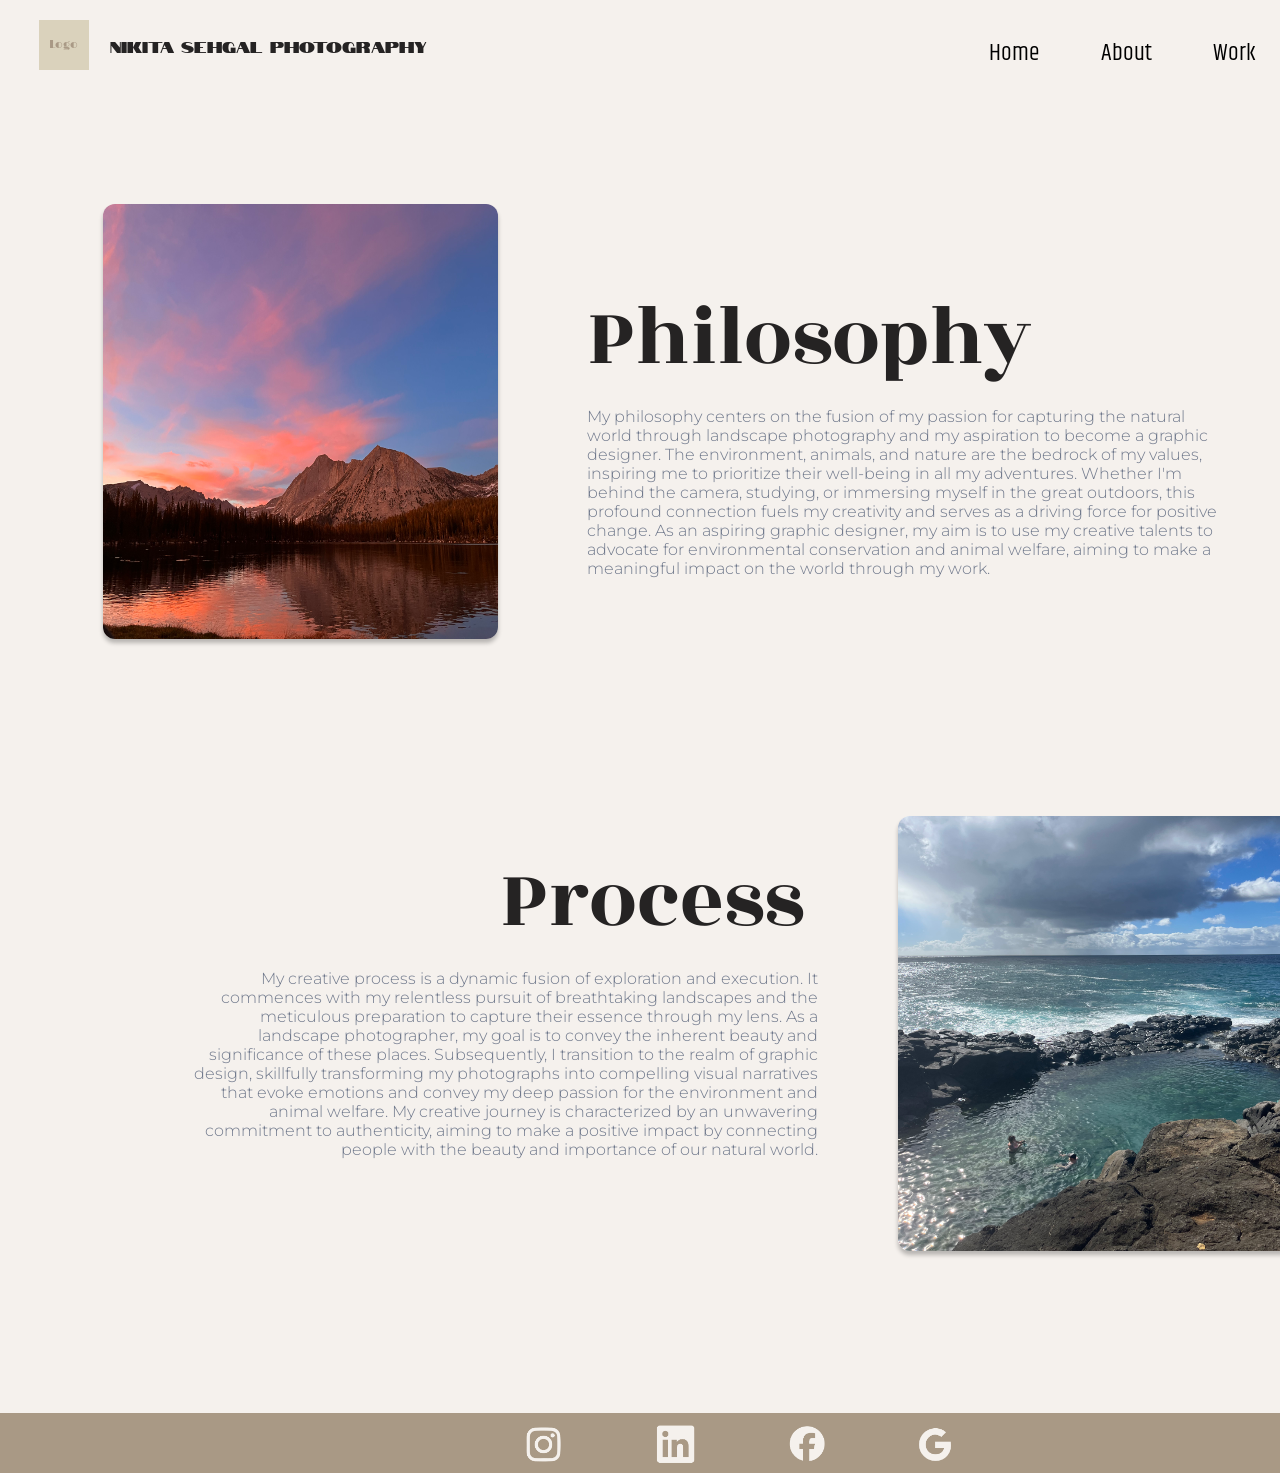
<file: NSehgal_WebPortfolio/Philosophypage.html>
<!DOCTYPE html>
<html lang="en">
        <head>
            <meta name="viewport" content="width=device-width, initial-scale=1.0">
            <meta charset="utf-8">
            <title>Nikita Sehgal Photography</title>
            <link rel="stylesheet" type="text/css" href="styles.css">
            <link rel="preconnect" href="https://fonts.googleapis.com">
        <link rel="preconnect" href="https://fonts.gstatic.com" crossorigin>
        <link href="https://fonts.googleapis.com/css2?family=Khand&family=Limelight&family=Montserrat:wght@300&family=Notable&family=Rozha+One&display=swap" rel="stylesheet">
        </head>
    <body>
        <div class="main-container">
            <div class="navbar">
                <div class="navbar-inner">
                    <!-- Navigation links -->
                    <div class="nav-link" style="left: 989px;"><a href="homepage.html">Home</a></div>
                    <div class="nav-link" style="left: 1101px;"><a href="Aboutpage.html">About</a></div>
                    <div class="nav-link" style="left: 1213px;"><a href="Workpage.html">Work</a></div>
                    <div class="nav-link" style="left: 1325px;font-weight: bold;"><a href="Philosophypage.html">Philosophy</a></div>
                    <!-- Logo and background -->
                    <div class="logo" style="left: 0px;"></div>
                </div>
                <div class="branding-text">Nikita Sehgal Photography</div>
                <div class="logo-text" style="left: 0px;">Logo</div>
            </div>
        </div>

            <div class="image1">
                <img src="Photos/IMG_2271.jpeg" alt="sunset">
            </div>

            <div class="philosophy">
                <h3>Philosophy</h3>
            </div>

            <div class="philbodycontent">
            <p>My philosophy centers on the fusion of my passion for capturing the natural world through landscape photography and my aspiration to become a graphic designer. The environment, animals, and nature are the bedrock of my values, inspiring me to prioritize their well-being in all my adventures. Whether I'm behind the camera, studying, or immersing myself in the great outdoors, this profound connection fuels my creativity and serves as a driving force for positive change. As an aspiring graphic designer, my aim is to use my creative talents to advocate for environmental conservation and animal welfare, aiming to make a meaningful impact on the world through my work.</p>
            </div>
            
            <div class="image2">
                <img src="Photos/IMG_4026.jpeg" alt="ocean">
            </div>

            <div class="process">
            <h3>Process</h3>
        </div>

            <div class="processbodycontent">
            <p>My creative process is a dynamic fusion of exploration and execution. It commences with my relentless pursuit of breathtaking landscapes and the meticulous preparation to capture their essence through my lens. As a landscape photographer, my goal is to convey the inherent beauty and significance of these places. Subsequently, I transition to the realm of graphic design, skillfully transforming my photographs into compelling visual narratives that evoke emotions and convey my deep passion for the environment and animal welfare. My creative journey is characterized by an unwavering commitment to authenticity, aiming to make a positive impact by connecting people with the beauty and importance of our natural world.</p>
    </div>

    <div class="footer">
        <div class="instagram">
            <img src="Photos/Icons-01.png" alt="Instagram">
        </div>
    
        <div class="linkedin">
            <img src="Photos/Icons-02.png" alt="LinkedIn">
        </div>
    
        <div class="facebook">
            <img src="Photos/Icons-03.png" alt="Facebook">
        </div>
    
        <div class="google">
            <img src="Photos/Icons-04.png" alt="Google">
        </div>
    </div>
    

</body>
</html>
</file>
<file: NSehgal_WebPortfolio/styles.css>
body{
    margin: 0;
    padding: 0;
    background: var(--Color, #F5F1ED);
    width: 100%;
    height: 100%;
}
.homepage{
    margin: 0;
    padding: 0;
    background: var(--Color, #F5F1ED);
    width: 100%;
    height: 100%;
    background-image: url(Photos/IMG_2256.jpeg);
    background-position: center top;
    background-size: 100% 672px;
    background-repeat: no-repeat;
}

.workpage{
    margin: 0;
    padding: 0;
    background: var(--Color, #F5F1ED);
    width: 100%;
    height: 100%;
    background-image: url(Photos/IMG_3700.jpeg);
    background-position: center top;
    background-size: 100% 672px;
    background-repeat: no-repeat;
}

.main-container {
    width: 100%;
    height: 100%;
    display: inline-flex;
    justify-content: center;
    align-items: center;
}

.navbar {
    width: 100%;
    height: 50px;
    position: relative;
    flex-direction: column;
    justify-content: flex-start;
    align-items: flex-start;
    display: flex;
}

.navbar-inner {
    width: 100%;
    height: 100%;
}

.nav-link a {
    text-decoration: none; /* Remove underline */
    color: inherit; /* Use the color of the parent (or set your own color) */
    cursor: pointer; /* Change cursor on hover */
}

.nav-link {
    margin-top: 35px;
    position: absolute;
    font-size: 24px;
    font-family: Khand, sans-serif;
    word-wrap: break-word;
    
    
}

/* Home */
.nav-link[data-title="Home"] {
    color: #252323;
    font-weight: 400;
    left: 907px;
}

/* About */
.nav-link[data-title="About"] {
    color: #252323;
    font-weight: 400;
    left: 1019px;
}

/* Work */
.nav-link[data-title="Work"] {
    color: #252323;
    font-weight: 400;
    left: 1132px;
}

/* Philosophy */
.nav-link[data-title="Philosophy"] {
    color: #252323;
    font-weight: 400;
    left: 1237px;
}

.logo {
    margin-top: 20px;
    margin-left: 39px;
    width: 50px;
    height: 50px;
    position: center;
    background: #DAD2BC;
}

.logo-text {
    margin-top: 37px;
    margin-left: 49px;
    position: absolute;
    width: 30px;
    height: 16px;
    color: #A99985;
    font-size: 12px;
    font-family: Limelight, sans-serif;
    font-weight: 400;
   
}

.branding-text {
    margin-top: 35px;
    margin-left: 110px;
    position: absolute;
    width: 324px;
    height: 30px;
    color: #252323;
    font-size: 16px;
    font-family: 'Notable' , sans-serif;
    font-weight: 400;
    word-wrap: break-word;
}

.image-container {
    display: flex;
    justify-content: space-between;
}

.Kauai img,
.CostaRica img,
.Yosemite img {
    width: 395px;
    height: 517px;
    object-fit: cover;
    border-radius: 12px; 
    box-shadow: 0px 4px 4px 0px rgba(0, 0, 0, 0.25);
}

.Kauai img {
    margin-top: 750px;
    margin-left: 50px;
    margin-bottom: 227px;
}

.CostaRica img {
    margin-top: 750px;
    margin-left: 76px;
    margin-bottom: 227px;
}

.Yosemite img {
    margin-top: 750px;
    margin-left: 76px;
    margin-bottom: 227px;
    margin-right: 50px;
}



h1{
position: absolute;
top: 565px;
left: 50%;
transform: translateX(-50%);
text-align: center;
margin-left: auto;
margin-right: auto;
color: var(--Color-3, #252323);
font-family: 'Notable', sans-serif;
font-size: 85px;
font-style: normal;
font-weight: 400;
line-height: normal;
width: 827px;
height: 106px;
text-shadow: 0px 4px 4px rgba(0, 0, 0, 0.25);
}

h2{
color: #252323;
font-family: Rozha One;
font-style: normal;
font-weight: 400;
line-height: normal;
}

h3{
color: #252323;
font-family: Rozha One;
font-size: 85px;
font-style: normal;
font-weight: 400;
line-height: normal;
}

h4 {
    top: 1300px;
    position: absolute;
    color: #70798C;
    font-family: 'Rozha One', sans-serif;
    font-size: 30px;
    font-style: normal;
    font-weight: 400;
    line-height: normal;
}

h5{
color: #DAD2BC;
font-family: Khand;
font-size: 30px;
font-style: normal;
font-weight: 300;
line-height: normal;
}

h6{
    color: #DAD2BC;
font-family: Rozha One;
font-size: 60px;
font-style: normal;
font-weight: 400;
line-height: normal;
}

p{
color: #70798C;
font-family: Montserrat;
font-style: normal;
font-weight: 300;
line-height: normal;
}

.CaptionKauai h4 {
    margin-left: 207px;
}

.CaptionCostaRica h4 {
    margin-left: 648px;
}

.CaptionYosemite h4 {
    margin-left: 1150px;
}


.Intro {
    top:205px;
    position:absolute;
    margin-left: 763px;
    font-size: 35px;
    width: 400px;
    height: 75px;
}

.Profilephoto {
    top: 236px;
    position: relative;
}

.Profilephoto img {
    object-fit: cover;
    margin-left: 214px; 
    border-radius: 12px;
    box-shadow: 0px 4px 4px 0px rgba(0, 0, 0, 0.25);
    width: 458px;
    height: 549px;
}

.IntroBody {
    top: 355px;
    position:absolute;
    margin-top: 50px;
    margin-left: 763px;
    margin-right: 235px;
    font-size: 20px;
    width: 437px;
    height: 423px;
}

.Getintouch{
    font-size: 50px;
    width: 600px;
    height: 94px;
    margin-left: 512px;
    margin-top:300px;
}

.name h5,
.Email h5 {
    margin-left: 20px;
    top: 990px; 
    position: absolute;
}

.Content h5{
    margin-left: 20px;
    top: 1110px; 
    position: absolute;
}

.name,
.Email {
    text-align: justify;
    margin-left:263px ;
    display: inline-block;
    width: 325px;
    height: 66px;
    border-radius: 12px;
    background: #70798C;
    box-shadow: 0px 4px 4px 0px rgba(0, 0, 0, 0.25);
    margin-top: 30px;
}

.Email {
    margin-left: 98px;
    width: 540px;
}

.Content {
    margin-top: 40px;
    margin-left: 225px;
    margin-bottom: 30px;
    width: 1029px;
    height: 255px;
    border-radius: 12px;
    background: #70798C;
    box-shadow: 0px 4px 4px 0px rgba(0, 0, 0, 0.25);
}

.send{
    margin-top: 40px;
    margin-left: 531px;
    margin-bottom: 70px;
    text-align: center;
    width: 378px;
    height: 77px;
    border-radius: 12px;
    background: #70798C;
    box-shadow: 0px 4px 4px 0px rgba(0, 0, 0, 0.25);
}

.Title{
    top: -300px;
    position: absolute;
    margin-top: 0px;
    margin-left: 720px;
    width: 455px;
    height: 72px;
}

.sideimage{
    margin-top: 750px;
    margin-left: 93px;
}
.sideimage img{
width: 522px;
height: 758px;
border-radius: 12px;
box-shadow: 0px 4px 4px 0px rgba(0, 0, 0, 0.25);
}

.bodycontent{
    margin-top: -460px;
    margin-left: 720px;
    margin-bottom: 370px;
width: 620px;
height: 175px;
}

.image1 img{
    margin-top: 150px;
    margin-left: 103px;
    width: 395px;
    height: 435px;
    border-radius: 12px;
    box-shadow: 0px 4px 4px 0px rgba(0, 0, 0, 0.25);
}

.philosophy{
    margin-top: -450px;
    margin-left: 587px;
    width: 500px;
    height: 113px;      
}

.philbodycontent{
    margin-top: 0px;
    margin-left: 587px;
    width: 643px;
    height: 259px;
}

.image2 img{
    margin-top: 150px;
    margin-left: 898px;
    width: 395px;
    height: 435px;
    border-radius: 12px;
    box-shadow: 0px 4px 4px 0px rgba(0, 0, 0, 0.25);
}

.process{
    margin-top: -500px;
    margin-left: 500px;
    width: 500px;
    height: 113px;      
}

.processbodycontent{
    text-align: right;
    margin-top: 0px;
    margin-left: 175px;
    width: 643px;
    height: 244px;
    margin-bottom: 200px
} 

.instagram img, .facebook img, .linkedin img, .google img{
    width: 60px;
    height: 60px;
    display: inline-block;
    margin-bottom: 0px;
}

.instagram img{
    margin-left: 515px;
    margin-top: 8px;
}

.facebook img{
    margin-top: 10px;
    margin-left: 70px;
}

.linkedin img{
    margin-top: 10px;
    margin-left: 70px;
}

.google img{
    margin-top: 10px;
    margin-left: 70px;
}

.footer {
    position: relative;
    bottom: 0;
    left: 0;
    width: 100%;
    height: 60px; 
    background-color: #A99985;
    align-items: center;
    display: flex;
    overflow: hidden;
    

}
</file>
